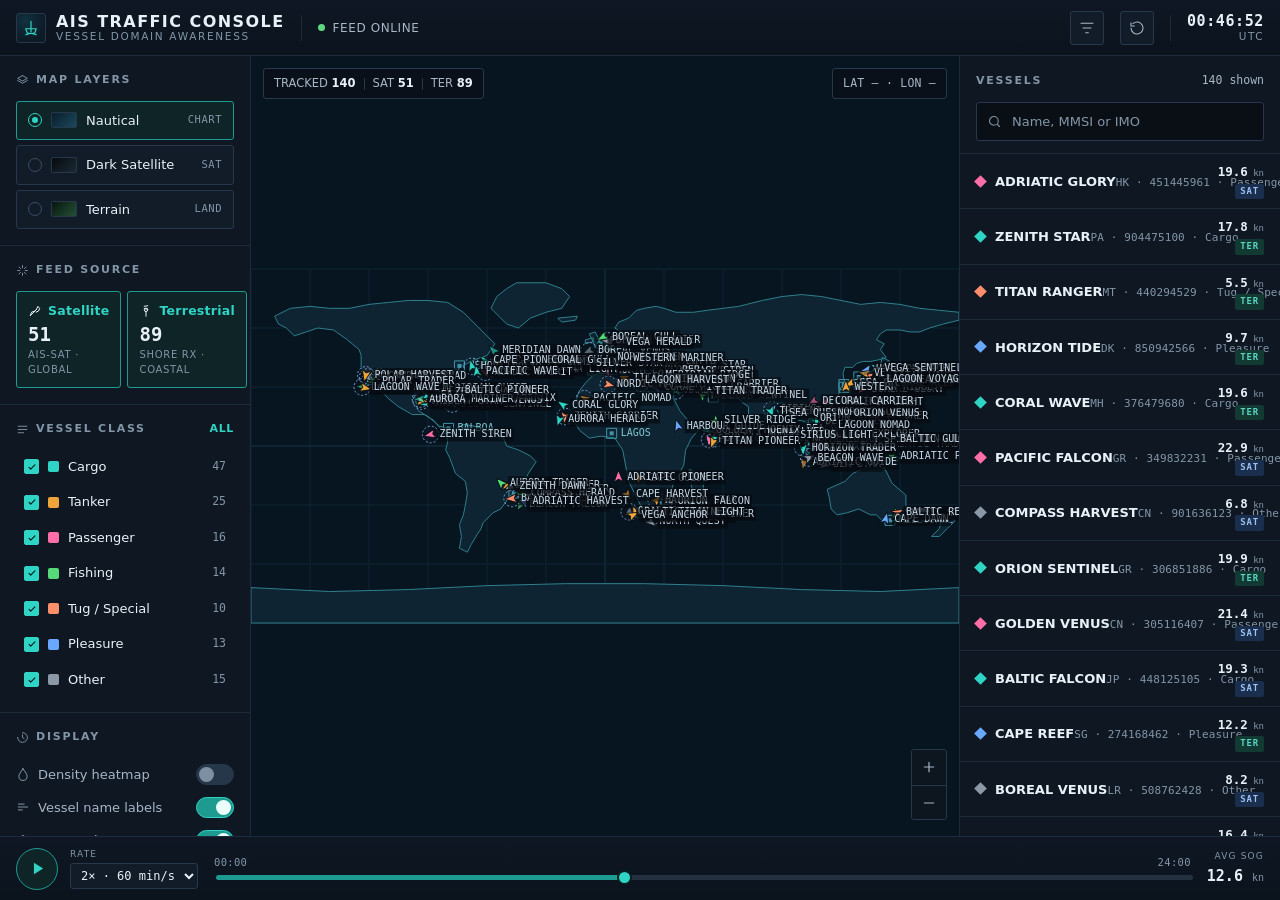
<file: index.html>
<!DOCTYPE html>
<html lang="en">
<head>
<meta charset="utf-8" />
<meta name="viewport" content="width=device-width, initial-scale=1" />
<title>AIS Traffic Console — Vessel Tracking</title>
<style>
/* OD-LAYOUT-PRIMITIVES v1 — structure only: display, flex/grid, overflow, wrapping, ratio.
   Put this @layer first; product CSS outside the layer always wins. */
@layer od-layout {
  :where(.od-stack,.od-row,.od-row-top,.od-cluster,.od-grid,.od-field,.od-stat,.od-cell,.od-tile) > :where(*) { min-width: 0; }
  .od-stack   { display: flex; flex-direction: column; gap: var(--od-gap, 8px); }
  .od-row     { display: flex; align-items: center; gap: var(--od-gap, 8px); }
  .od-row-top { display: flex; align-items: flex-start; gap: var(--od-gap, 8px); }
  .od-cluster { display: flex; flex-wrap: wrap; align-items: center; gap: var(--od-gap, 8px); }
  .od-fill    { flex: 1 1 0; min-width: 0; }
  .od-fixed   { flex: none; }
  .od-grid    { display: grid; gap: var(--od-gap, 12px); grid-template-columns: repeat(var(--od-cols, 3), minmax(0, 1fr)); }
  .od-stat, .od-field, .od-cell { display: grid; gap: var(--od-gap, 2px); }
  :where(.od-stat,.od-field,.od-cell) > :where(*) { display: block; }
  .od-tile { display: grid; grid-template-rows: auto 1fr; }
  :where(.od-tile) > :where(*) { display: block; }
  .od-media { display: block; width: 100%; height: auto; aspect-ratio: var(--od-ratio, auto); }
  .od-media-cover { object-fit: cover; }
  .od-truncate { display: block; max-width: 100%; overflow: hidden; white-space: nowrap; text-overflow: ellipsis; }
  .od-clamp-2, .od-clamp-3 { display: -webkit-box; -webkit-box-orient: vertical; overflow: hidden; overflow-wrap: anywhere; }
  .od-clamp-2 { -webkit-line-clamp: 2; }
  .od-clamp-3 { -webkit-line-clamp: 3; }
  .od-lines-2 { min-height: calc(2 * 1.4em); }
  .od-nowrap  { white-space: nowrap; }
  .od-keep    { word-break: keep-all; overflow-wrap: anywhere; }
  .od-screen { display: grid; grid-template-rows: auto minmax(0, 1fr) auto; height: 100%; }
  .od-scroll { overflow-y: auto; overscroll-behavior: contain; min-height: 0; }
  .od-rail { display: flex; gap: var(--od-gap, 8px); overflow-x: auto; scroll-snap-type: x proximity; scrollbar-width: none;
             padding-inline: var(--od-rail-pad, 16px); scroll-padding-inline: var(--od-rail-pad, 16px); }
  .od-rail::-webkit-scrollbar { display: none; }
  :where(.od-rail) > :where(*) { flex: none; scroll-snap-align: start; }
  :where(.od-rail) > :where(:last-child) { margin-inline-end: var(--od-rail-pad, 16px); }
  .od-spacer { flex: none; visibility: hidden; pointer-events: none; }
  .od-touch  { min-width: 44px; min-height: 44px; }
}
/* /OD-LAYOUT-PRIMITIVES v1 */

:root{
  --bg:#070b11;
  --bg-2:#0a0f16;
  --panel:#0f1722;
  --panel-2:#121c29;
  --panel-3:#16212f;
  --line:#1d2a3a;
  --line-2:#27384d;
  --ink:#e9f1f8;
  --ink-2:#a6b6c6;
  --ink-3:#8296a8;
  --accent:#2fd4c4;
  --accent-2:#1d9b90;
  --amber:#f0a53a;
  --alert:#ff5d5d;
  --ok:#5fd97f;
  --c-cargo:#2fd4c4;
  --c-tanker:#f0a53a;
  --c-passenger:#ff6ea6;
  --c-fishing:#57d97a;
  --c-tug:#ff8f6b;
  --c-pleasure:#6aa8ff;
  --c-other:#8b98a5;
  --sp-1:4px; --sp-2:8px; --sp-3:12px; --sp-4:16px; --sp-5:24px; --sp-6:32px;
  --radius:3px;
  --f-display:"Bahnschrift","DIN Alternate","Franklin Gothic Medium","Arial Narrow",system-ui,sans-serif;
  --f-body:system-ui,-apple-system,"Segoe UI",Roboto,Helvetica,Arial,sans-serif;
  --f-mono:"Cascadia Mono","Consolas","SFMono-Regular",ui-monospace,monospace;
  --dur:180ms;
  --dur-fast:120ms;
}
*{box-sizing:border-box;}
html,body{margin:0;padding:0;}
body{
  background:var(--bg);color:var(--ink);font-family:var(--f-body);
  font-size:15px;line-height:1.5;overflow-x:hidden;-webkit-font-smoothing:antialiased;
}
h1,h2,h3,h4{margin:0;font-family:var(--f-display);font-weight:600;letter-spacing:.01em;}
button,input,select{font:inherit;color:inherit;}
button{cursor:pointer;background:none;border:none;padding:0;}
:focus-visible{outline:2px solid var(--accent);outline-offset:2px;border-radius:2px;}
::-webkit-scrollbar{width:9px;height:9px;}
::-webkit-scrollbar-track{background:transparent;}
::-webkit-scrollbar-thumb{background:#22303f;border-radius:5px;border:2px solid var(--panel);}
::-webkit-scrollbar-thumb:hover{background:#31465c;}

.app{display:grid;grid-template-rows:auto minmax(0,1fr) auto;height:100vh;height:100dvh;}

/* top bar */
.topbar{
  display:flex;align-items:center;gap:var(--sp-4);padding:0 var(--sp-4);height:56px;
  background:linear-gradient(180deg,#0e1723,#0b131d);border-bottom:1px solid var(--line);
  position:relative;z-index:20;
}
.brand{display:flex;align-items:center;gap:10px;flex:none;}
.brand .mark{
  width:30px;height:30px;flex:none;display:grid;place-items:center;
  border:1px solid var(--line-2);border-radius:var(--radius);
  background:radial-gradient(circle at 30% 25%,#123240,#0c1b26 70%);
}
.brand .mark svg{width:18px;height:18px;stroke:var(--accent);fill:none;stroke-width:1.6;stroke-linecap:round;stroke-linejoin:round;}
.brand .word{display:flex;flex-direction:column;line-height:1.1;}
.brand .word b{font-family:var(--f-display);font-size:16px;letter-spacing:.09em;font-weight:700;color:var(--ink);}
.brand .word span{font-size:10.5px;letter-spacing:.16em;color:var(--ink-3);text-transform:uppercase;}
.top-sep{width:1px;height:26px;background:var(--line);flex:none;}
.feed-status{display:flex;align-items:center;gap:8px;font-size:12px;color:var(--ink-2);letter-spacing:.05em;flex:none;}
.pip{width:7px;height:7px;border-radius:50%;background:var(--ok);box-shadow:0 0 0 0 rgba(95,217,127,.5);animation:pulse 2.6s infinite;}
@keyframes pulse{0%{box-shadow:0 0 0 0 rgba(95,217,127,.45);}70%{box-shadow:0 0 0 7px rgba(95,217,127,0);}100%{box-shadow:0 0 0 0 rgba(95,217,127,0);}}
.top-fill{flex:1 1 0;min-width:0;}
.clock{display:flex;flex-direction:column;align-items:flex-end;line-height:1.15;flex:none;}
.clock b{font-family:var(--f-mono);font-size:15px;letter-spacing:.04em;color:var(--ink);font-weight:600;}
.clock span{font-size:10.5px;letter-spacing:.14em;color:var(--ink-3);text-transform:uppercase;}
.icon-btn{
  display:inline-grid;place-items:center;width:34px;height:34px;flex:none;
  border:1px solid var(--line-2);border-radius:var(--radius);background:var(--panel-2);color:var(--ink-2);
  transition:background var(--dur-fast) ease-out,color var(--dur-fast) ease-out,border-color var(--dur-fast) ease-out;
}
.icon-btn svg{width:16px;height:16px;stroke:currentColor;fill:none;stroke-width:1.6;stroke-linecap:round;stroke-linejoin:round;}
.icon-btn:hover{background:var(--panel-3);color:var(--ink);border-color:#33475e;}

/* workspace */
.workspace{
  display:grid;grid-template-columns:286px minmax(0,1fr) 372px;gap:1px;
  background:var(--line);min-height:0;overflow:hidden;
}
.panel{background:var(--panel);display:flex;flex-direction:column;min-height:0;min-width:0;}
.rail-left{overflow-y:auto;overscroll-behavior:contain;}
.rail-right{display:grid;grid-template-rows:auto auto minmax(0,1fr) auto;min-height:0;}

.section{padding:var(--sp-4);border-bottom:1px solid var(--line);}
.section:last-child{border-bottom:none;}
.section-head{display:flex;align-items:center;justify-content:space-between;gap:var(--sp-2);margin-bottom:var(--sp-3);}
.section-head h2{font-size:11px;letter-spacing:.16em;text-transform:uppercase;color:var(--ink-3);font-weight:600;display:flex;align-items:center;gap:7px;}
.section-head h2 svg{width:13px;height:13px;stroke:var(--ink-3);fill:none;stroke-width:1.7;stroke-linecap:round;stroke-linejoin:round;}
.link-btn{font-size:11px;letter-spacing:.06em;color:var(--accent);text-transform:uppercase;font-weight:600;}
.link-btn:hover{color:#6ff0e3;}

.seg{display:grid;grid-template-columns:1fr;gap:5px;}
.seg label{
  display:flex;align-items:center;gap:9px;padding:9px 11px;border:1px solid var(--line-2);
  border-radius:var(--radius);background:var(--panel-2);cursor:pointer;
  transition:border-color var(--dur-fast) ease-out,background var(--dur-fast) ease-out;
}
.seg label:hover{border-color:#33475e;}
.seg input{position:absolute;opacity:0;width:0;height:0;}
.seg .tick{width:14px;height:14px;border:1px solid #3a4d64;border-radius:50%;flex:none;position:relative;}
.seg input:checked + .tick{border-color:var(--accent);}
.seg input:checked + .tick::after{content:"";position:absolute;inset:3px;border-radius:50%;background:var(--accent);}
.seg label:has(input:checked){border-color:var(--accent-2);background:#0f2427;}
.seg label:has(input:focus-visible){outline:2px solid var(--accent);outline-offset:2px;}
.seg .layer-swatch{width:26px;height:16px;border-radius:2px;border:1px solid var(--line-2);flex:none;}
.seg .seg-name{font-size:13px;color:var(--ink);font-weight:500;}
.seg .seg-sub{font-size:10.5px;color:var(--ink-3);letter-spacing:.05em;margin-left:auto;font-family:var(--f-mono);}

.src-grid{display:grid;grid-template-columns:1fr 1fr;gap:6px;}
.src-btn{
  display:flex;flex-direction:column;gap:3px;align-items:flex-start;padding:10px 11px;
  border:1px solid var(--line-2);border-radius:var(--radius);background:var(--panel-2);text-align:left;
  transition:border-color var(--dur-fast) ease-out,background var(--dur-fast) ease-out,opacity var(--dur-fast) ease-out;
}
.src-btn .src-top{display:flex;align-items:center;gap:6px;width:100%;}
.src-btn .src-top svg{width:14px;height:14px;stroke:currentColor;fill:none;stroke-width:1.7;stroke-linecap:round;stroke-linejoin:round;flex:none;}
.src-btn .src-name{font-size:12.5px;font-weight:600;color:var(--ink-2);letter-spacing:.02em;}
.src-btn .src-count{font-family:var(--f-mono);font-size:19px;font-weight:600;color:var(--ink);line-height:1;margin-top:2px;}
.src-btn .src-sub{font-size:10px;color:var(--ink-3);letter-spacing:.07em;}
.src-btn[aria-pressed="true"]{border-color:var(--accent-2);background:#0f2427;}
.src-btn[aria-pressed="true"] .src-name{color:var(--accent);}
.src-btn[aria-pressed="false"]{opacity:.5;}

.class-list{display:flex;flex-direction:column;gap:2px;}
.class-row{display:flex;align-items:center;gap:9px;padding:7px 8px;border-radius:var(--radius);cursor:pointer;transition:background var(--dur-fast) ease-out;}
.class-row:hover{background:var(--panel-2);}
.class-row input{position:absolute;opacity:0;width:0;height:0;}
.class-check{width:15px;height:15px;border:1px solid #3a4d64;border-radius:2px;flex:none;display:grid;place-items:center;transition:border-color var(--dur-fast) ease-out;}
.class-check svg{width:10px;height:10px;stroke:#04121a;fill:none;stroke-width:2.6;stroke-linecap:round;stroke-linejoin:round;opacity:0;}
.class-row input:checked + .class-check{background:var(--accent);border-color:var(--accent);}
.class-row input:checked + .class-check svg{opacity:1;}
.class-row input:focus-visible + .class-check{outline:2px solid var(--accent);outline-offset:2px;}
.class-dot{width:11px;height:11px;border-radius:2px;flex:none;}
.class-name{font-size:13px;color:var(--ink);}
.class-count{margin-left:auto;font-family:var(--f-mono);font-size:11.5px;color:var(--ink-3);}

.switch-row{display:flex;align-items:center;justify-content:space-between;gap:var(--sp-3);padding:6px 0;}
.switch-row .sw-label{display:flex;align-items:center;gap:8px;font-size:13px;color:var(--ink-2);}
.switch-row .sw-label svg{width:14px;height:14px;stroke:var(--ink-3);fill:none;stroke-width:1.7;stroke-linecap:round;stroke-linejoin:round;}
.switch{width:38px;height:21px;border-radius:12px;background:#26374a;border:1px solid var(--line-2);position:relative;flex:none;transition:background var(--dur) ease-out;}
.switch::after{content:"";position:absolute;top:2px;left:2px;width:15px;height:15px;border-radius:50%;background:#7d90a3;transition:transform var(--dur) ease-out,background var(--dur) ease-out;}
.switch[aria-checked="true"]{background:var(--accent-2);border-color:var(--accent);}
.switch[aria-checked="true"]::after{transform:translateX(17px);background:#eafffb;}

/* map */
.map-wrap{position:relative;background:#04080d;min-width:0;min-height:0;overflow:hidden;}
#chart{display:block;width:100%;height:100%;touch-action:none;cursor:grab;}
#chart.grabbing{cursor:grabbing;}
.map-chip{
  position:absolute;display:flex;align-items:center;gap:8px;
  background:rgba(10,17,25,.82);border:1px solid var(--line-2);border-radius:var(--radius);
  padding:6px 10px;font-size:11.5px;color:var(--ink-2);backdrop-filter:blur(6px);
  pointer-events:none;max-width:calc(100% - 32px);
}
.chip-tl{top:var(--sp-3);left:var(--sp-3);}
.chip-tr{top:var(--sp-3);right:var(--sp-3);font-family:var(--f-mono);letter-spacing:.02em;}
.chip-tl b,.chip-tr b{color:var(--ink);font-weight:600;}
.chip-tl .div{width:1px;height:12px;background:var(--line-2);}
.map-zoom{position:absolute;right:var(--sp-3);bottom:var(--sp-4);display:flex;flex-direction:column;gap:1px;border:1px solid var(--line-2);border-radius:var(--radius);overflow:hidden;}
.map-zoom button{width:34px;height:34px;background:rgba(14,22,32,.9);color:var(--ink-2);display:grid;place-items:center;}
.map-zoom button:hover{background:rgba(30,44,60,.95);color:var(--ink);}
.map-zoom button + button{border-top:1px solid var(--line-2);}
.map-zoom svg{width:16px;height:16px;stroke:currentColor;fill:none;stroke-width:1.8;stroke-linecap:round;stroke-linejoin:round;}
.heat-legend{
  position:absolute;left:var(--sp-3);bottom:var(--sp-4);background:rgba(10,17,25,.85);
  border:1px solid var(--line-2);border-radius:var(--radius);padding:9px 11px;backdrop-filter:blur(6px);display:none;
}
.heat-legend.on{display:block;}
.heat-legend .hl-title{font-size:10px;letter-spacing:.14em;text-transform:uppercase;color:var(--ink-3);margin-bottom:6px;}
.heat-legend .hl-bar{height:9px;width:130px;border-radius:2px;border:1px solid var(--line-2);background:linear-gradient(90deg,#28599f,#2fa8b4,#78c878,#f0c53a,#ff5d5d);}
.heat-legend .hl-scale{display:flex;justify-content:space-between;width:130px;margin-top:4px;font-size:10px;color:var(--ink-3);font-family:var(--f-mono);}

/* right rail */
.list-head{padding:var(--sp-4) var(--sp-4) var(--sp-3);border-bottom:1px solid var(--line);}
.list-title-row{display:flex;align-items:baseline;justify-content:space-between;gap:var(--sp-2);margin-bottom:var(--sp-3);}
.list-title-row h2{font-size:11px;letter-spacing:.16em;text-transform:uppercase;color:var(--ink-3);font-weight:600;}
.list-title-row .list-count{font-family:var(--f-mono);font-size:11.5px;color:var(--ink-2);}
.search{display:flex;align-items:center;gap:8px;background:var(--bg-2);border:1px solid var(--line-2);border-radius:var(--radius);padding:8px 10px;}
.search svg{width:15px;height:15px;stroke:var(--ink-3);fill:none;stroke-width:1.7;stroke-linecap:round;stroke-linejoin:round;flex:none;}
.search input{flex:1;background:none;border:none;outline:none;font-size:13px;color:var(--ink);min-width:0;}
.search input::placeholder{color:var(--ink-3);}
.search .clear-search{color:var(--ink-3);font-size:15px;line-height:1;padding:2px 4px;display:none;}
.search.has-text .clear-search{display:block;}
.vessel-list{overflow-y:auto;overscroll-behavior:contain;min-height:0;}
.vessel-row{
  display:grid;grid-template-columns:auto minmax(0,1fr) auto;align-items:center;gap:10px;
  width:100%;text-align:left;padding:9px var(--sp-4);border-bottom:1px solid var(--line);color:var(--ink);
  transition:background var(--dur-fast) ease-out;
}
.vessel-row:hover{background:var(--panel-2);}
.vessel-row.sel{background:#0f2427;box-shadow:inset 3px 0 0 var(--accent);}
.vessel-row .vr-swatch{width:9px;height:9px;transform:rotate(45deg);flex:none;}
.vessel-row .vr-main{min-width:0;}
.vessel-row .vr-name{font-size:13px;font-weight:600;color:var(--ink);white-space:nowrap;overflow:hidden;text-overflow:ellipsis;}
.vessel-row .vr-meta{font-size:11px;color:var(--ink-3);white-space:nowrap;overflow:hidden;text-overflow:ellipsis;font-family:var(--f-mono);letter-spacing:.01em;}
.vessel-row .vr-right{display:flex;flex-direction:column;align-items:flex-end;gap:2px;}
.vessel-row .vr-sog{font-family:var(--f-mono);font-size:12.5px;color:var(--ink);font-weight:600;}
.vessel-row .vr-sog small{font-size:9px;color:var(--ink-3);font-weight:400;}
.badge{font-size:9px;letter-spacing:.09em;padding:1px 5px;border-radius:2px;font-weight:600;font-family:var(--f-mono);}
.badge.SAT{background:#1a2f4d;color:#9cc0f2;}
.badge.TER{background:#123a33;color:#59d6c4;}
.load-more{padding:var(--sp-3) var(--sp-4);text-align:center;}
.load-more button{font-size:12px;color:var(--accent);letter-spacing:.06em;text-transform:uppercase;font-weight:600;}
.empty-note{padding:var(--sp-6) var(--sp-4);text-align:center;color:var(--ink-3);font-size:12.5px;line-height:1.6;}
.detail{border-top:1px solid var(--line-2);background:var(--panel-2);padding:var(--sp-4);max-height:46%;overflow-y:auto;overscroll-behavior:contain;}
.detail-empty{color:var(--ink-3);font-size:12.5px;line-height:1.6;}
.detail-empty b{color:var(--ink-2);}
.d-head{display:flex;align-items:flex-start;gap:10px;margin-bottom:var(--sp-3);}
.d-head .d-swatch{width:12px;height:12px;transform:rotate(45deg);flex:none;margin-top:4px;}
.d-head .d-title{min-width:0;flex:1;}
.d-head h3{font-size:16px;color:var(--ink);white-space:nowrap;overflow:hidden;text-overflow:ellipsis;}
.d-head .d-sub{font-size:11.5px;color:var(--ink-3);margin-top:2px;display:flex;gap:7px;align-items:center;flex-wrap:wrap;}
.d-close{color:var(--ink-3);width:26px;height:26px;display:grid;place-items:center;border:1px solid var(--line-2);border-radius:var(--radius);flex:none;}
.d-close:hover{color:var(--ink);border-color:#33475e;}
.d-grid{display:grid;grid-template-columns:1fr 1fr;gap:var(--sp-3) var(--sp-4);}
.d-cell{display:grid;gap:2px;min-width:0;}
.d-cell .k{font-size:9.5px;letter-spacing:.13em;text-transform:uppercase;color:var(--ink-3);}
.d-cell .v{font-family:var(--f-mono);font-size:12.5px;color:var(--ink);white-space:nowrap;overflow:hidden;text-overflow:ellipsis;}
.d-cell.full{grid-column:1 / -1;}
.d-tag{display:inline-block;font-size:10px;letter-spacing:.08em;text-transform:uppercase;font-weight:600;padding:2px 7px;border-radius:2px;}
.status-ok{background:#123a33;color:#5fd9c8;}
.status-warn{background:#3a2f14;color:#f0bd66;}
.status-mute{background:#232f3d;color:#a6b6c6;}

/* time bar */
.timebar{
  display:grid;grid-template-columns:auto minmax(0,1fr) auto;align-items:center;gap:var(--sp-4);
  padding:0 var(--sp-4);height:64px;background:linear-gradient(0deg,#0b131d,#0e1723);
  border-top:1px solid var(--line);position:relative;z-index:20;
}
.tb-left{display:flex;align-items:center;gap:var(--sp-3);flex:none;}
.play-btn{width:42px;height:42px;border-radius:50%;border:1px solid var(--accent-2);background:#0f2427;color:var(--accent);display:grid;place-items:center;transition:background var(--dur) ease-out,transform var(--dur-fast) ease-out;}
.play-btn:hover{background:#143336;}
.play-btn:active{transform:scale(.94);}
.play-btn svg{width:17px;height:17px;fill:currentColor;stroke:none;}
.speed-sel{display:flex;flex-direction:column;gap:1px;}
.speed-sel .ss-label{font-size:9px;letter-spacing:.13em;text-transform:uppercase;color:var(--ink-3);}
.speed-sel select{background:var(--panel-2);border:1px solid var(--line-2);border-radius:var(--radius);color:var(--ink);font-size:12px;padding:4px 6px;font-family:var(--f-mono);}
.tb-mid{display:flex;align-items:center;gap:var(--sp-4);min-width:0;}
.scrub-wrap{flex:1;min-width:0;display:flex;flex-direction:column;gap:3px;}
.scrub-ends{display:flex;justify-content:space-between;font-family:var(--f-mono);font-size:10.5px;color:var(--ink-3);letter-spacing:.03em;}
input[type=range].scrub{
  -webkit-appearance:none;appearance:none;width:100%;height:5px;border-radius:3px;
  background:linear-gradient(90deg,var(--accent-2) var(--pct,50%),#22303f var(--pct,50%));outline:none;cursor:pointer;
}
input[type=range].scrub::-webkit-slider-thumb{-webkit-appearance:none;width:15px;height:15px;border-radius:50%;background:var(--accent);border:2px solid #05201d;cursor:grab;}
input[type=range].scrub::-moz-range-thumb{width:15px;height:15px;border-radius:50%;background:var(--accent);border:2px solid #05201d;cursor:grab;}
.tb-right{display:flex;align-items:center;gap:var(--sp-4);flex:none;}
.stat{display:flex;flex-direction:column;gap:1px;text-align:right;}
.stat .s-k{font-size:9px;letter-spacing:.13em;text-transform:uppercase;color:var(--ink-3);}
.stat .s-v{font-family:var(--f-mono);font-size:15px;font-weight:600;color:var(--ink);white-space:nowrap;}
.stat .s-v small{font-size:10px;color:var(--ink-3);font-weight:400;}

@media (max-width:1280px){
  .workspace{grid-template-columns:250px minmax(0,1fr) 320px;}
  .tb-right .stat.optional{display:none;}
}
@media (max-width:1080px){
  .workspace{grid-template-columns:minmax(0,1fr) 300px;}
  .rail-left{display:none;}
  .rail-left.open{display:flex;}
}
@media (max-width:880px){
  .app{height:auto;min-height:100vh;min-height:100dvh;}
  .workspace{grid-template-columns:minmax(0,1fr);overflow:visible;}
  .rail-left{display:none;order:3;}
  .rail-left.open{display:flex;order:3;}
  .map-wrap{order:1;height:56vh;min-height:340px;}
  .rail-right{order:2;}
  .vessel-list{max-height:52vh;}
  .detail{max-height:none;}
  .timebar{grid-template-columns:auto minmax(0,1fr);height:auto;padding:var(--sp-3) var(--sp-4);gap:var(--sp-3);}
  .tb-right{display:none;}
  .tb-mid{order:3;width:100%;grid-column:1 / -1;}
}
@media (max-width:560px){
  .topbar{height:auto;flex-wrap:wrap;gap:var(--sp-2);padding:var(--sp-2) var(--sp-3);}
  .top-sep,.feed-status{display:none;}
  .map-chip{font-size:11px;padding:5px 8px;}
  .chip-tr{display:none;}
}
@media (prefers-reduced-motion:reduce){
  *,*::before,*::after{animation-duration:.001ms !important;animation-iteration-count:1 !important;transition-duration:.001ms !important;}
  .pip{animation:none;}
}
</style>
</head>
<body>
<div class="app">

  <header class="topbar">
    <div class="brand">
      <span class="mark" aria-hidden="true">
        <svg viewBox="0 0 24 24"><path d="M12 3v14M5 21l7-2 7 2M5 13h14l-2.2 6H7.2L5 13Z"/></svg>
      </span>
      <span class="word"><b>AIS TRAFFIC CONSOLE</b><span>Vessel Domain Awareness</span></span>
    </div>
    <span class="top-sep" aria-hidden="true"></span>
    <div class="feed-status"><span class="pip" aria-hidden="true"></span>FEED ONLINE</div>
    <div class="top-fill"></div>
    <button class="icon-btn" id="btnFiltersMobile" title="Filters" aria-label="Show filters">
      <svg viewBox="0 0 24 24"><path d="M3 5h18M6 12h12M10 19h4"/></svg>
    </button>
    <button class="icon-btn" id="btnReset" title="Reset view" aria-label="Reset map view">
      <svg viewBox="0 0 24 24"><path d="M3 12a9 9 0 1 0 3-6.7M3 4v5h5"/></svg>
    </button>
    <span class="top-sep" aria-hidden="true"></span>
    <div class="clock"><b id="wallClock">--:--:--</b><span>UTC</span></div>
  </header>

  <main class="workspace">

    <aside class="panel rail-left" id="railLeft" aria-label="Map and data filters">

      <div class="section">
        <div class="section-head">
          <h2><svg viewBox="0 0 24 24"><path d="m12 3 9 5-9 5-9-5 9-5Zm9 9-9 5-9-5"/></svg>Map Layers</h2>
        </div>
        <div class="seg" role="radiogroup" aria-label="Base map layer">
          <label><input type="radio" name="layer" value="nautical" checked>
            <span class="tick" aria-hidden="true"></span>
            <span class="layer-swatch" style="background:linear-gradient(135deg,#0a1c2c,#1b4a5c)"></span>
            <span class="seg-name">Nautical</span>
            <span class="seg-sub">CHART</span>
          </label>
          <label><input type="radio" name="layer" value="satellite">
            <span class="tick" aria-hidden="true"></span>
            <span class="layer-swatch" style="background:linear-gradient(135deg,#050a0e,#1b2b33)"></span>
            <span class="seg-name">Dark Satellite</span>
            <span class="seg-sub">SAT</span>
          </label>
          <label><input type="radio" name="layer" value="terrain">
            <span class="tick" aria-hidden="true"></span>
            <span class="layer-swatch" style="background:linear-gradient(135deg,#07160f,#245036)"></span>
            <span class="seg-name">Terrain</span>
            <span class="seg-sub">LAND</span>
          </label>
        </div>
      </div>

      <div class="section">
        <div class="section-head">
          <h2><svg viewBox="0 0 24 24"><path d="M12 3v4M12 17v4M3 12h4M17 12h4M5.6 5.6l2.8 2.8M15.6 15.6l2.8 2.8M18.4 5.6l-2.8 2.8M8.4 15.6l-2.8 2.8"/></svg>Feed Source</h2>
        </div>
        <div class="src-grid">
          <button class="src-btn" id="srcSAT" aria-pressed="true">
            <span class="src-top">
              <svg viewBox="0 0 24 24"><path d="M4 20 14 10M14 10l3-6 3 4-2 4-4 2M4 20l2-6 6-2"/></svg>
              <span class="src-name">Satellite</span>
            </span>
            <span class="src-count" id="cntSAT">0</span>
            <span class="src-sub">AIS-SAT · GLOBAL</span>
          </button>
          <button class="src-btn" id="srcTER" aria-pressed="true">
            <span class="src-top">
              <svg viewBox="0 0 24 24"><path d="M12 21v-8M9 4l6-1M9 8l6 1M12 13a3 3 0 1 0 0-6 3 3 0 0 0 0 6Z"/></svg>
              <span class="src-name">Terrestrial</span>
            </span>
            <span class="src-count" id="cntTER">0</span>
            <span class="src-sub">SHORE RX · COASTAL</span>
          </button>
        </div>
      </div>

      <div class="section">
        <div class="section-head">
          <h2><svg viewBox="0 0 24 24"><path d="M4 6h16M4 12h16M4 18h10"/></svg>Vessel Class</h2>
          <button class="link-btn" id="classAll" type="button">All</button>
        </div>
        <div class="class-list" id="classList"></div>
      </div>

      <div class="section">
        <div class="section-head">
          <h2><svg viewBox="0 0 24 24"><path d="M12 3a9 9 0 1 1-9 9M12 7v5l3 2"/></svg>Display</h2>
        </div>
        <div class="switch-row">
          <span class="sw-label"><svg viewBox="0 0 24 24"><path d="M12 3c4 6 7 9 7 13a7 7 0 0 1-14 0c0-4 3-7 7-13Z"/></svg>Density heatmap</span>
          <button class="switch" id="swHeat" role="switch" aria-checked="false" aria-label="Toggle density heatmap"></button>
        </div>
        <div class="switch-row">
          <span class="sw-label"><svg viewBox="0 0 24 24"><path d="M4 7h10M4 12h16M4 17h7"/></svg>Vessel name labels</span>
          <button class="switch" id="swLabels" role="switch" aria-checked="true" aria-label="Toggle vessel name labels"></button>
        </div>
        <div class="switch-row">
          <span class="sw-label"><svg viewBox="0 0 24 24"><path d="M3 20h18M5 20V9l7-5 7 5v11M9 20v-5h6v5"/></svg>Port markers</span>
          <button class="switch" id="swPorts" role="switch" aria-checked="true" aria-label="Toggle port markers"></button>
        </div>
      </div>
    </aside>

    <section class="map-wrap" aria-label="Global vessel chart">
      <canvas id="chart" role="img" aria-label="Interactive world chart of tracked AIS vessel positions. Vessel details are in the vessel list."></canvas>
      <div class="map-chip chip-tl">
        <span>TRACKED <b id="chipVisible">0</b></span>
        <span class="div" aria-hidden="true"></span>
        <span>SAT <b id="chipSAT">0</b></span>
        <span class="div" aria-hidden="true"></span>
        <span>TER <b id="chipTER">0</b></span>
      </div>
      <div class="map-chip chip-tr" id="chipCursor">LAT — · LON —</div>
      <div class="map-zoom">
        <button id="zoomIn" aria-label="Zoom in"><svg viewBox="0 0 24 24"><path d="M12 5v14M5 12h14"/></svg></button>
        <button id="zoomOut" aria-label="Zoom out"><svg viewBox="0 0 24 24"><path d="M5 12h14"/></svg></button>
      </div>
      <div class="heat-legend" id="heatLegend">
        <div class="hl-title">Vessel Density</div>
        <div class="hl-bar"></div>
        <div class="hl-scale"><span>Low</span><span>High</span></div>
      </div>
    </section>

    <aside class="panel rail-right" aria-label="Vessel list and details">
      <div class="list-head">
        <div class="list-title-row">
          <h2>Vessels</h2>
          <span class="list-count" id="listCount">0 shown</span>
        </div>
        <div class="search" id="searchWrap">
          <svg viewBox="0 0 24 24"><circle cx="11" cy="11" r="7"/><path d="m20 20-3.5-3.5"/></svg>
          <input id="searchInput" type="search" placeholder="Name, MMSI or IMO" aria-label="Search vessels by name, MMSI or IMO" />
          <button class="clear-search" id="clearSearch" aria-label="Clear search">&times;</button>
        </div>
      </div>
      <div class="vessel-list od-scroll" id="vesselList" role="list"></div>
      <div class="detail" id="detailPanel" aria-live="polite">
        <div class="detail-empty"><b>No vessel selected.</b> Select a contact on the chart or in the list to inspect its AIS record.</div>
      </div>
    </aside>
  </main>

  <footer class="timebar">
    <div class="tb-left">
      <button class="play-btn" id="playBtn" aria-label="Play timeline">
        <svg id="playIcon" viewBox="0 0 24 24"><path d="M7 4v16l13-8z"/></svg>
      </button>
      <div class="speed-sel">
        <label class="ss-label" for="speedSel">Rate</label>
        <select id="speedSel">
          <option value="30">1× · 30 min/s</option>
          <option value="60" selected>2× · 60 min/s</option>
          <option value="120">4× · 2 h/s</option>
        </select>
      </div>
    </div>
    <div class="tb-mid">
      <div class="scrub-wrap">
        <div class="scrub-ends"><span>00:00</span><span>24:00</span></div>
        <input class="scrub" id="scrub" type="range" min="0" max="1440" value="600" step="1" aria-label="Timeline position within the 24-hour AIS window" />
      </div>
    </div>
    <div class="tb-right">
      <div class="stat optional">
        <span class="s-k">Window Time</span>
        <span class="s-v" id="statTime">—</span>
      </div>
      <div class="stat">
        <span class="s-k">Avg SOG</span>
        <span class="s-v" id="statSog">— <small>kn</small></span>
      </div>
      <div class="stat optional">
        <span class="s-k">Under Way</span>
        <span class="s-v" id="statUnderway">—</span>
      </div>
    </div>
  </footer>
</div>

<script>
"use strict";
(function(){
/* ---------- utilities ---------- */
function mulberry32(a){return function(){a|=0;a=a+0x6D2B79F5|0;var t=Math.imul(a^a>>>15,1|a);t=t+Math.imul(t^t>>>7,61|t)^t;return((t^t>>>14)>>>0)/4294967296;};}
var rnd=mulberry32(20260614);
function rr(min,max){return min+(max-min)*rnd();}
function ri(min,max){return Math.floor(rr(min,max+1));}
function clamp(v,a,b){return v<a?a:(v>b?b:v);}
function wrapLon(lon){return ((lon+540)%360)-180;}
function pad2(n){return (n<10?"0":"")+n;}

/* ---------- reference data ---------- */
var CLASSES=[
  {key:"cargo",     name:"Cargo",         color:"#2fd4c4"},
  {key:"tanker",    name:"Tanker",        color:"#f0a53a"},
  {key:"passenger", name:"Passenger",     color:"#ff6ea6"},
  {key:"fishing",   name:"Fishing",       color:"#57d97a"},
  {key:"tug",       name:"Tug / Special", color:"#ff8f6b"},
  {key:"pleasure",  name:"Pleasure",      color:"#6aa8ff"},
  {key:"other",     name:"Other",         color:"#8b98a5"}
];
var CLASS_MAP={}; CLASSES.forEach(function(c){CLASS_MAP[c.key]=c;});
var CLASS_WEIGHT=[["cargo",30],["tanker",24],["passenger",11],["fishing",12],["tug",8],["pleasure",8],["other",7]];
var CLASS_WTOTAL=CLASS_WEIGHT.reduce(function(s,x){return s+x[1];},0);

var FLAGS=[
  ["PA","Panama"],["LR","Liberia"],["MH","Marshall Is."],["SG","Singapore"],
  ["MT","Malta"],["BS","Bahamas"],["GR","Greece"],["CN","China"],
  ["JP","Japan"],["DE","Germany"],["NO","Norway"],["US","United States"],
  ["DK","Denmark"],["HK","Hong Kong"],["CY","Cyprus"],["GB","United Kingdom"]
];
var NAV=[
  ["Under way using engine","status-ok",62],
  ["At anchor","status-warn",16],
  ["Moored","status-mute",15],
  ["Restricted manoeuvrability","status-warn",4],
  ["Not under command","status-mute",3]
];
var NAV_TOTAL=NAV.reduce(function(s,x){return s+x[2];},0);

var PORTS=[
  ["Shanghai",121.49,31.23],["Singapore",103.82,1.29],["Rotterdam",4.40,51.92],
  ["Hamburg",10.00,53.55],["Antwerp",4.40,51.26],["Los Angeles",-118.24,33.74],
  ["New York",-74.01,40.71],["Santos",-46.33,-23.96],["Jebel Ali",55.06,25.01],
  ["Busan",129.04,35.10],["Piraeus",23.64,37.94],["Hong Kong",114.17,22.32],
  ["Yokohama",139.64,35.44],["Felixstowe",1.31,51.95],["Valencia",-0.33,39.44],
  ["Durban",31.02,-29.86],["Balboa",-79.56,8.95],["Lagos",3.39,6.45],
  ["Melbourne",144.92,-37.81],["Colombo",79.85,6.93],["Suez",32.55,29.97],
  ["Cape Town",18.42,-33.92],["Ningbo",121.55,29.87]
];
var PORT_NAMES=PORTS.map(function(p){return p[0];});

var LANES=[
  [5,36],[15,37],[25,35],[32,31],[43,13],[50,12],[104,1],[114,22],[140,35],
  [-120,34],[-70,40],[-80,9],[-80,26],[-1,51],[4,54],[56,26],[129,35],
  [31,-30],[-46,-24],[18,-35],[145,-37],[141,-2],[95,5],[106,-6],[108,10],
  [120,18],[88,20],[-90,25],[-60,43],[-9,43],[-30,40],[58,5],[12,-20],
  [-16,20],[26,34],[121,31],[139,35],[55,25],[-118,33]
];

/* ---------- simplified world coastline (equirectangular lon/lat) ---------- */
var LAND=[
  [[-168,66],[-160,70],[-150,71],[-140,70],[-130,70],[-120,72],[-110,73],[-100,74],[-90,74],[-80,73],[-72,68],[-64,60],[-56,52],[-60,46],[-66,44],[-70,42],[-74,40],[-76,35],[-81,31],[-80,26],[-82,28],[-85,30],[-90,29],[-94,29],[-97,26],[-95,18],[-90,15],[-84,10],[-79,9],[-83,8],[-87,13],[-92,16],[-98,16],[-105,20],[-110,24],[-114,28],[-117,32],[-121,35],[-124,40],[-124,46],[-125,49],[-131,54],[-138,59],[-146,60],[-152,58],[-158,56],[-162,60],[-166,62]],
  [[-81,8],[-77,8],[-72,11],[-66,10],[-60,8],[-52,5],[-50,0],[-44,-2],[-38,-5],[-35,-8],[-39,-14],[-43,-23],[-48,-25],[-53,-32],[-57,-34],[-62,-39],[-63,-42],[-65,-45],[-68,-50],[-70,-54],[-74,-52],[-73,-46],[-74,-40],[-72,-35],[-71,-30],[-70,-24],[-71,-18],[-76,-14],[-79,-6],[-81,-2],[-80,2]],
  [[-45,83],[-30,83],[-22,80],[-18,76],[-22,70],[-30,68],[-38,65],[-44,60],[-50,62],[-54,66],[-58,70],[-55,76],[-50,80]],
  [[-17,15],[-16,20],[-13,28],[-10,32],[-6,36],[0,36],[10,37],[12,34],[20,32],[25,32],[32,31],[34,30],[35,24],[38,18],[43,12],[51,12],[44,4],[41,-2],[40,-10],[35,-18],[33,-26],[27,-34],[20,-35],[18,-30],[12,-18],[9,-2],[5,4],[-2,5],[-8,4],[-13,8]],
  [[-9,36],[-9,43],[-2,43],[-2,48],[2,49],[0,51],[4,52],[8,54],[10,57],[8,58],[5,60],[7,63],[12,65],[16,69],[20,70],[26,71],[30,70],[36,68],[45,68],[52,69],[60,70],[68,71],[72,72],[80,74],[90,76],[100,77],[110,76],[120,74],[130,72],[140,73],[150,72],[160,70],[170,69],[180,68],[180,64],[172,62],[165,60],[160,58],[155,58],[150,59],[143,59],[140,57],[138,54],[142,52],[140,49],[143,45],[140,44],[135,43],[131,43],[128,42],[126,40],[122,40],[121,37],[122,31],[120,30],[118,24],[113,22],[108,21],[110,20],[106,10],[105,10],[102,12],[100,13],[98,13],[96,16],[93,20],[90,22],[87,21],[83,17],[80,10],[77,8],[73,15],[73,20],[70,22],[68,24],[63,25],[60,24],[57,25],[50,29],[48,30],[44,30],[36,30],[35,36],[29,41],[27,36],[24,40],[19,40],[16,38],[13,38],[9,44],[4,43],[0,39],[-5,36]],
  [[113,-22],[114,-26],[115,-32],[118,-35],[123,-34],[129,-32],[135,-35],[138,-35],[141,-38],[147,-38],[150,-37],[153,-31],[153,-25],[146,-19],[142,-11],[136,-12],[132,-11],[126,-14],[122,-18]],
  [[-180,-72],[-140,-74],[-100,-73],[-60,-71],[-20,-70],[20,-70],[60,-71],[100,-73],[140,-74],[180,-72],[180,-90],[-180,-90]]
];
var ISLANDS=[
  [[-5,50],[-3,54],[-5,58],[-8,57],[-6,53]],
  [[-10,52],[-6,53],[-6,55],[-10,54]],
  [[130,32],[132,34],[135,35],[138,35],[141,39],[143,43],[145,43],[141,45],[140,41],[137,37],[133,35],[130,33]],
  [[43,-12],[50,-15],[50,-25],[45,-25],[43,-16]],
  [[172,-34],[178,-38],[174,-42],[170,-46],[166,-46],[170,-42]],
  [[95,5],[106,-6],[104,-6],[96,4]],
  [[109,2],[118,5],[119,-3],[110,-3]],
  [[131,-2],[141,-3],[150,-6],[147,-9],[141,-9],[134,-5]],
  [[120,18],[124,8],[122,6],[120,14]],
  [[-24,65],[-14,66],[-15,64],[-22,63]],
  [[80,9],[82,7],[81,6],[79,7]]
];

/* ---------- vessel sample data ---------- */
var NAME_A=["NORTH","CAPE","MERIDIAN","AURORA","SILVER","GOLDEN","EASTERN","WESTERN","POLAR","ATLANTIC","PACIFIC","HORIZON","SEA","OCEAN","TRIDENT","HARBOUR","LAGOON","COMPASS","BEACON","SUMMIT","CORAL","TITAN","VEGA","ORION","SIRIUS","DELTA","ZENITH","NORDIC","BALTIC","IONIAN","ADRIATIC","BOREAL"];
var NAME_B=["STAR","SPIRIT","VOYAGER","TRADER","PIONEER","CARRIER","MARINER","QUEST","RANGER","EXPLORER","HARVEST","SENTINEL","GUIDE","FALCON","GULL","WAVE","TIDE","REEF","ANCHOR","LIGHT","DAWN","CREST","RIDGE","PEARL","GLORY","VENUS","SIREN","HERALD","NOMAD","PHOENIX"];
var SOG_RANGE={cargo:[10,20],tanker:[8,15],passenger:[16,25],fishing:[2,10],tug:[4,12],pleasure:[4,14],other:[5,15]};
var LEN_RANGE={cargo:[120,400],tanker:[150,340],passenger:[80,330],fishing:[15,70],tug:[20,60],pleasure:[8,40],other:[20,120]};

function weightedClass(){
  var r=rnd()*CLASS_WTOTAL;
  for(var i=0;i<CLASS_WEIGHT.length;i++){r-=CLASS_WEIGHT[i][1];if(r<=0)return CLASS_WEIGHT[i][0];}
  return "cargo";
}
function weightedNav(){
  var r=rnd()*NAV_TOTAL;
  for(var i=0;i<NAV.length;i++){r-=NAV[i][2];if(r<=0)return NAV[i];}
  return NAV[0];
}

var VESSELS=[];
(function buildFleet(){
  var used={};
  for(var i=0;i<140;i++){
    var cls=weightedClass();
    var name,guard=0;
    do{ name=NAME_A[Math.floor(rnd()*NAME_A.length)]+" "+NAME_B[Math.floor(rnd()*NAME_B.length)]; guard++; }
    while(used[name]&&guard<40);
    used[name]=true;

    var lane=LANES[Math.floor(rnd()*LANES.length)];
    var lon=wrapLon(lane[0]+rr(-7,7));
    var lat=clamp(lane[1]+rr(-5,5),-78,80);

    var flag=FLAGS[Math.floor(rnd()*FLAGS.length)];
    var nav=weightedNav();
    var sogR=SOG_RANGE[cls], lenR=LEN_RANGE[cls];
    var sog=rr(sogR[0],sogR[1]);
    var cog=rr(0,360);
    var source=rnd()<0.34?"SAT":"TER";
    var L=Math.round(rr(lenR[0],lenR[1]));

    VESSELS.push({
      id:i, name:name, cls:cls, color:CLASS_MAP[cls].color,
      mmsi:String(200000000+Math.floor(rnd()*799999999)),
      imo:"IMO "+String(9000000+Math.floor(rnd()*999999)),
      callsign:String.fromCharCode(65+Math.floor(rnd()*26))+String.fromCharCode(65+Math.floor(rnd()*26))+String(1000+Math.floor(rnd()*8999)),
      flagCode:flag[0], flagName:flag[1],
      navStatus:nav[0], navClass:nav[1],
      length:L, beam:Math.round(L*0.14+6), draught:Math.round(rr(4,16)*10)/10,
      dest:PORT_NAMES[Math.floor(rnd()*PORT_NAMES.length)], etaMin:ri(120,4200),
      sog:Math.round(sog*10)/10, cog:Math.round(cog*10)/10,
      heading:Math.round(clamp(cog+rr(-8,8),0,359.9)*10)/10,
      source:source, lastUpdate:(source==="SAT"?ri(4,38):ri(1,7)),
      startLat:lat, startLon:lon
    });
  }
})();

function vesselPos(v,t){
  var hours=t/60, distNm=v.sog*hours, cr=v.cog*Math.PI/180;
  var lat=clamp(v.startLat+(distNm/60)*Math.cos(cr),-85,85);
  var cosLat=Math.cos(lat*Math.PI/180); if(Math.abs(cosLat)<0.18) cosLat=0.18*(cosLat<0?-1:1);
  var lon=wrapLon(v.startLon+(distNm/60)*Math.sin(cr)/cosLat);
  return {lat:lat,lon:lon};
}

/* ---------- state ---------- */
var WINDOW_BASE=Date.UTC(2026,5,14,0,0,0);
var state={
  t:600, playing:false, rate:60,
  sources:{SAT:true,TER:true},
  classes:{}, layer:"nautical",
  showHeat:false, showLabels:true, showPorts:true,
  search:"", selected:null, listShown:50
};
CLASSES.forEach(function(c){state.classes[c.key]=true;});
var view={zoom:1,tx:0,ty:0};

/* ---------- canvas ---------- */
var canvas=document.getElementById("chart");
var ctx=canvas.getContext("2d");
var heat=document.createElement("canvas");
var hctx=heat.getContext("2d");
var dpr=Math.min(window.devicePixelRatio||1,2);
var CW=1,CH=1;

function sizeCanvas(){
  var r=canvas.getBoundingClientRect();
  CW=Math.max(1,Math.round(r.width)); CH=Math.max(1,Math.round(r.height));
  canvas.width=Math.round(CW*dpr); canvas.height=Math.round(CH*dpr);
  ctx.setTransform(dpr,0,0,dpr,0,0);
  scheduleRender();
}

function computeView(){
  var fit=Math.min(CW/360,CH/180), scale=fit*view.zoom;
  return {cw:CW,ch:CH,scale:scale,ox:(CW-360*scale)/2+view.tx,oy:(CH-180*scale)/2+view.ty};
}
function lonToS(lon,o){return o.ox+(lon+180)*o.scale;}
function latToS(lat,o){return o.oy+(90-lat)*o.scale;}
function sToLon(sx,o){return (sx-o.ox)/o.scale-180;}
function sToLat(sy,o){return 90-(sy-o.oy)/o.scale;}

var LAYERS={
  nautical:{sea:"#071520",land:"#0e2433",coast:"#2e7f8c",grid:"#143646",gridMinor:"#0e2532",port:"#3f95a6",label:"#7fc7d2"},
  satellite:{sea:"#030608",land:"#111a1f",coast:"#33474f",grid:"#0d161c",gridMinor:"#0a1216",port:"#5a6b73",label:"#8b9aa2"},
  terrain:{sea:"#061019",land:"#13261c",coast:"#3d7f57",grid:"#12281d",gridMinor:"#0d1e16",port:"#4e8f68",label:"#86c79c"}
};
/* ---------- rendering ---------- */
var renderQueued=false;
function scheduleRender(){ if(!renderQueued){ renderQueued=true; requestAnimationFrame(function(){renderQueued=false;render();}); } }

function ramp(t){
  var stops=[[0,[40,89,159]],[0.35,[47,168,180]],[0.6,[120,200,120]],[0.8,[240,197,58]],[1,[255,93,93]]];
  t=clamp(t,0,1);
  for(var i=1;i<stops.length;i++){
    if(t<=stops[i][0]){
      var a=stops[i-1],b=stops[i],f=(t-a[0])/(b[0]-a[0]);
      return [a[1][0]+(b[1][0]-a[1][0])*f, a[1][1]+(b[1][1]-a[1][1])*f, a[1][2]+(b[1][2]-a[1][2])*f];
    }
  }
  return stops[stops.length-1][1];
}

function visibleVessels(){
  var q=state.search.trim().toLowerCase(), out=[];
  for(var i=0;i<VESSELS.length;i++){
    var v=VESSELS[i];
    if(!state.sources[v.source]) continue;
    if(!state.classes[v.cls]) continue;
    if(q && v.name.toLowerCase().indexOf(q)===-1 && v.mmsi.indexOf(q)===-1 && v.imo.toLowerCase().indexOf(q)===-1) continue;
    out.push(v);
  }
  return out;
}

function poly(pts,o){
  for(var i=0;i<pts.length;i++){
    var x=lonToS(pts[i][0],o), y=latToS(pts[i][1],o);
    if(i===0) ctx.moveTo(x,y); else ctx.lineTo(x,y);
  }
  ctx.closePath();
}
function drawLand(o,pal){
  ctx.beginPath();
  for(var i=0;i<LAND.length;i++) poly(LAND[i],o);
  for(var j=0;j<ISLANDS.length;j++) poly(ISLANDS[j],o);
  ctx.fillStyle=pal.land; ctx.fill();
  ctx.lineWidth=1; ctx.lineJoin="round"; ctx.strokeStyle=pal.coast; ctx.stroke();
}
function drawGraticule(o,pal){
  ctx.lineWidth=1;
  var l0=Math.max(-180,Math.floor(sToLon(0,o)/30)*30), l1=Math.min(180,Math.ceil(sToLon(o.cw,o)/30)*30);
  for(var lon=l0;lon<=l1;lon+=30){
    ctx.beginPath(); ctx.strokeStyle=(lon===0)?pal.grid:pal.gridMinor;
    ctx.moveTo(lonToS(lon,o),latToS(90,o)); ctx.lineTo(lonToS(lon,o),latToS(-90,o)); ctx.stroke();
  }
  var a0=Math.max(-90,Math.floor(sToLat(o.ch,o)/30)*30), a1=Math.min(90,Math.ceil(sToLat(0,o)/30)*30);
  for(var lat=a0;lat<=a1;lat+=30){
    ctx.beginPath(); ctx.strokeStyle=(lat===0)?pal.grid:pal.gridMinor;
    ctx.moveTo(lonToS(-180,o),latToS(lat,o)); ctx.lineTo(lonToS(180,o),latToS(lat,o)); ctx.stroke();
  }
}
function drawPorts(o,pal){
  if(!state.showPorts||o.scale<1.05) return;
  ctx.font="10px "+"Consolas,monospace";
  ctx.textAlign="left"; ctx.textBaseline="middle";
  for(var i=0;i<PORTS.length;i++){
    var p=PORTS[i], x=lonToS(p[1],o), y=latToS(p[2],o);
    if(x<-40||x>o.cw+40||y<-20||y>o.ch+20) continue;
    ctx.fillStyle=pal.port; ctx.fillRect(x-2,y-2,4,4);
    ctx.strokeStyle=pal.port; ctx.lineWidth=1; ctx.strokeRect(x-5,y-5,10,10);
    if(o.scale>=1.7){ ctx.fillStyle=pal.label; ctx.fillText(p[0].toUpperCase(),x+9,y); }
  }
}

function drawHeat(o,vis){
  var hw=Math.max(1,Math.round(o.cw/3)), hh=Math.max(1,Math.round(o.ch/3));
  if(heat.width!==hw||heat.height!==hh){ heat.width=hw; heat.height=hh; }
  hctx.setTransform(1,0,0,1,0,0);
  hctx.clearRect(0,0,hw,hh);
  hctx.globalCompositeOperation="lighter";
  var r=Math.max(20,o.scale*6.5);
  for(var i=0;i<vis.length;i++){
    var p=vesselPos(vis[i],state.t);
    var x=(o.ox+(p.lon+180)*o.scale)/3, y=(o.oy+(90-p.lat)*o.scale)/3;
    if(x<-r||x>hw+r||y<-r||y>hh+r) continue;
    var g=hctx.createRadialGradient(x,y,0,x,y,r);
    g.addColorStop(0,"rgba(255,255,255,0.55)");
    g.addColorStop(1,"rgba(255,255,255,0)");
    hctx.fillStyle=g; hctx.beginPath(); hctx.arc(x,y,r,0,6.2832); hctx.fill();
  }
  var img=hctx.getImageData(0,0,hw,hh), d=img.data;
  for(var k=0;k<d.length;k+=4){
    var al=d[k+3]; if(al===0) continue;
    var c=ramp(Math.min(1,al/150));
    d[k]=c[0]; d[k+1]=c[1]; d[k+2]=c[2]; d[k+3]=Math.min(215,al*1.7);
  }
  hctx.putImageData(img,0,0);
  ctx.save();
  ctx.globalAlpha=0.82; ctx.globalCompositeOperation="screen";
  ctx.drawImage(heat,0,0,o.cw,o.ch);
  ctx.restore();
}

function drawVessels(o,vis){
  var labels=[];
  for(var i=0;i<vis.length;i++){
    var v=vis[i], p=vesselPos(v,state.t);
    var x=lonToS(p.lon,o), y=latToS(p.lat,o);
    if(x<-24||x>o.cw+24||y<-24||y>o.ch+24) continue;
    var sel=(state.selected===v.id);
    var s=sel?7.5:(o.scale>2.2?5.5:4.8);
    ctx.save();
    ctx.translate(x,y);
    if(sel){
      ctx.beginPath(); ctx.arc(0,0,s+7,0,6.2832);
      ctx.fillStyle="rgba(47,212,196,0.14)"; ctx.fill();
      ctx.strokeStyle="rgba(47,212,196,0.75)"; ctx.lineWidth=1.4; ctx.stroke();
    }
    ctx.rotate(v.cog*Math.PI/180);
    ctx.beginPath();
    ctx.moveTo(0,-s*1.5); ctx.lineTo(s*0.95,s); ctx.lineTo(0,s*0.45); ctx.lineTo(-s*0.95,s);
    ctx.closePath();
    ctx.fillStyle=v.color; ctx.globalAlpha=(v.navClass==="status-mute")?0.62:1; ctx.fill();
    ctx.globalAlpha=1; ctx.lineWidth=1; ctx.strokeStyle="rgba(4,10,16,0.85)"; ctx.stroke();
    ctx.restore();
    if(v.source==="SAT"){
      ctx.beginPath(); ctx.arc(x,y,s+3.5,0,6.2832);
      ctx.strokeStyle="rgba(140,180,240,0.85)"; ctx.lineWidth=1; ctx.setLineDash([2,2]); ctx.stroke(); ctx.setLineDash([]);
    }
    if(state.showLabels && (sel || o.scale>=1.3)) labels.push([v,x,y,s]);
  }
  if(labels.length){
    ctx.font="10px "+"Consolas,monospace"; ctx.textBaseline="middle"; ctx.textAlign="left";
    for(var j=0;j<labels.length;j++){
      var L=labels[j], tx=L[1]+L[3]+4, ty=L[2];
      var w=ctx.measureText(L[0].name).width;
      ctx.fillStyle="rgba(6,11,17,0.7)"; ctx.fillRect(tx-2,ty-7,w+4,14);
      ctx.fillStyle=(state.selected===L[0].id)?"#eafffb":"#c6d6e4";
      ctx.fillText(L[0].name,tx,ty);
    }
  }
}

function render(){
  var o=computeView(), pal=LAYERS[state.layer]||LAYERS.nautical;
  ctx.setTransform(dpr,0,0,dpr,0,0);
  ctx.fillStyle=pal.sea; ctx.fillRect(0,0,o.cw,o.ch);
  drawGraticule(o,pal);
  var vis=visibleVessels();
  if(state.showHeat) drawHeat(o,vis);
  drawLand(o,pal);
  drawPorts(o,pal);
  drawVessels(o,vis);
  updateReadouts(vis);
}
/* ---------- DOM refs ---------- */
var $=function(id){return document.getElementById(id);};
var listEl=$("vesselList"), detailEl=$("detailPanel"), classListEl=$("classList");
var scrubEl=$("scrub"), playBtn=$("playBtn"), playIcon=$("playIcon");

function esc(s){return String(s).replace(/[&<>"]/g,function(c){return {"&":"&amp;","<":"&lt;",">":"&gt;","\"":"&quot;"}[c];});}

/* ---------- filter helpers ---------- */
function matchSearch(v,q){
  if(!q) return true;
  q=q.toLowerCase();
  return v.name.toLowerCase().indexOf(q)!==-1 || v.mmsi.indexOf(q)!==-1 || v.imo.toLowerCase().indexOf(q)!==-1;
}
function countBySource(){
  var c={SAT:0,TER:0}, q=state.search.trim();
  for(var i=0;i<VESSELS.length;i++){
    var v=VESSELS[i];
    if(matchSearch(v,q)) c[v.source]++;
  }
  return c;
}
function countByClass(){
  var c={}, q=state.search.trim();
  CLASSES.forEach(function(k){c[k.key]=0;});
  for(var i=0;i<VESSELS.length;i++){
    var v=VESSELS[i];
    if(!state.sources[v.source]) continue;
    if(!matchSearch(v,q)) continue;
    c[v.cls]++;
  }
  return c;
}
function sourcesOnCount(){ return (state.sources.SAT?1:0)+(state.sources.TER?1:0); }

/* ---------- class list ---------- */
function buildClassList(){
  var counts=countByClass();
  classListEl.innerHTML="";
  CLASSES.forEach(function(c){
    var row=document.createElement("label");
    row.className="class-row";
    row.innerHTML=
      '<input type="checkbox" data-cls="'+c.key+'"'+(state.classes[c.key]?" checked":"")+'>'+
      '<span class="class-check"><svg viewBox="0 0 24 24"><path d="m5 13 4 4L19 7"/></svg></span>'+
      '<span class="class-dot" style="background:'+c.color+'"></span>'+
      '<span class="class-name">'+c.name+'</span>'+
      '<span class="class-count">'+counts[c.key]+'</span>';
    classListEl.appendChild(row);
  });
}

/* ---------- vessel list ---------- */
function renderList(){
  var vis=visibleVessels();
  var shown=vis.slice(0,state.listShown);
  listEl.innerHTML="";
  if(!vis.length){
    listEl.innerHTML='<div class="empty-note">No vessels match the current filters.<br>Widen the feed source or vessel class selection, or clear the search.</div>';
  } else {
    var frag=document.createDocumentFragment();
    shown.forEach(function(v){
      var row=document.createElement("button");
      row.type="button";
      row.className="vessel-row"+(state.selected===v.id?" sel":"");
      row.setAttribute("role","listitem");
      row.dataset.id=v.id;
      row.innerHTML=
        '<span class="vr-swatch" style="background:'+v.color+'"></span>'+
        '<span class="vr-main">'+
          '<span class="vr-name">'+esc(v.name)+'</span>'+
          '<span class="vr-meta">'+esc(v.flagCode)+' · '+esc(v.mmsi)+' · '+CLASS_MAP[v.cls].name+'</span>'+
        '</span>'+
        '<span class="vr-right">'+
          '<span class="vr-sog">'+v.sog.toFixed(1)+'<small> kn</small></span>'+
          '<span class="badge '+v.source+'">'+v.source+'</span>'+
        '</span>';
      frag.appendChild(row);
    });
    listEl.appendChild(frag);
    if(vis.length>shown.length){
      var lm=document.createElement("div");
      lm.className="load-more";
      lm.innerHTML='<button type="button" id="loadMore">Load '+Math.min(50,vis.length-shown.length)+' more</button>';
      listEl.appendChild(lm);
    }
  }
  $("listCount").textContent=vis.length+" shown";
}

/* ---------- detail ---------- */
function fmtTime(min){
  var d=new Date(WINDOW_BASE+min*60000);
  return pad2(d.getUTCHours())+":"+pad2(d.getUTCMinutes());
}
function renderDetail(){
  if(state.selected===null){
    detailEl.innerHTML='<div class="detail-empty"><b>No vessel selected.</b> Select a contact on the chart or in the list to inspect its AIS record.</div>';
    return;
  }
  var v=VESSELS[state.selected];
  var p=vesselPos(v,state.t);
  var d=new Date(WINDOW_BASE+(state.t-v.lastUpdate)*60000);
  var eta=new Date(WINDOW_BASE+v.etaMin*60000);
  var latStr=Math.abs(p.lat).toFixed(3)+"° "+(p.lat>=0?"N":"S");
  var lonStr=Math.abs(p.lon).toFixed(3)+"° "+(p.lon>=0?"E":"W");
  detailEl.innerHTML=
    '<div class="d-head">'+
      '<span class="d-swatch" style="background:'+v.color+'"></span>'+
      '<div class="d-title">'+
        '<h3>'+esc(v.name)+'</h3>'+
        '<div class="d-sub"><span>'+CLASS_MAP[v.cls].name+'</span><span>·</span><span>'+esc(v.flagName)+'</span>'+
        '<span class="badge '+v.source+'">'+v.source+'</span></div>'+
      '</div>'+
      '<button class="d-close" id="detailClose" aria-label="Close vessel details">&times;</button>'+
    '</div>'+
    '<div style="margin-bottom:12px"><span class="d-tag '+v.navClass+'">'+esc(v.navStatus)+'</span></div>'+
    '<div class="d-grid">'+
      '<div class="d-cell"><span class="k">MMSI</span><span class="v">'+esc(v.mmsi)+'</span></div>'+
      '<div class="d-cell"><span class="k">IMO</span><span class="v">'+esc(v.imo)+'</span></div>'+
      '<div class="d-cell"><span class="k">Callsign</span><span class="v">'+esc(v.callsign)+'</span></div>'+
      '<div class="d-cell"><span class="k">Flag</span><span class="v">'+esc(v.flagCode)+' · '+esc(v.flagName)+'</span></div>'+
      '<div class="d-cell"><span class="k">Speed (SOG)</span><span class="v">'+v.sog.toFixed(1)+' kn</span></div>'+
      '<div class="d-cell"><span class="k">Course (COG)</span><span class="v">'+v.cog.toFixed(1)+'°</span></div>'+
      '<div class="d-cell"><span class="k">Heading</span><span class="v">'+v.heading.toFixed(1)+'°</span></div>'+
      '<div class="d-cell"><span class="k">Length / Beam</span><span class="v">'+v.length+' × '+v.beam+' m</span></div>'+
      '<div class="d-cell"><span class="k">Draught</span><span class="v">'+v.draught.toFixed(1)+' m</span></div>'+
      '<div class="d-cell"><span class="k">Destination</span><span class="v">'+esc(v.dest)+'</span></div>'+
      '<div class="d-cell full"><span class="k">Position ('+fmtTime(state.t)+' UTC)</span><span class="v">'+latStr+'  '+lonStr+'</span></div>'+
      '<div class="d-cell"><span class="k">Last Report</span><span class="v">'+pad2(d.getUTCHours())+':'+pad2(d.getUTCMinutes())+' UTC ('+v.lastUpdate+'m ago)</span></div>'+
      '<div class="d-cell"><span class="k">ETA</span><span class="v">'+pad2(eta.getUTCHours())+':'+pad2(eta.getUTCMinutes())+' UTC</span></div>'+
    '</div>';
}

/* ---------- readouts ---------- */
function updateReadouts(vis){
  var sc={SAT:0,TER:0};
  vis.forEach(function(v){sc[v.source]++;});
  $("chipVisible").textContent=vis.length;
  $("chipSAT").textContent=sc.SAT;
  $("chipTER").textContent=sc.TER;
  var cs=countBySource();
  $("cntSAT").textContent=cs.SAT;
  $("cntTER").textContent=cs.TER;
  var sogSum=0; vis.forEach(function(v){sogSum+=v.sog;});
  $("statSog").innerHTML=(vis.length?(sogSum/vis.length).toFixed(1):"0.0")+" <small>kn</small>";
  var uw=0; vis.forEach(function(v){if(v.navStatus==="Under way using engine")uw++;});
  $("statUnderway").textContent=uw;
  $("statTime").textContent=fmtTime(state.t);
  scrubEl.value=Math.round(state.t);
  scrubEl.style.setProperty("--pct",(state.t/1440*100)+"%");
}

/* ---------- selection ---------- */
function selectVessel(id,fromList){
  state.selected=id;
  renderList(); renderDetail(); scheduleRender();
  if(id!==null && !fromList) focusVessel(VESSELS[id]);
  var selRow=listEl.querySelector('.vessel-row.sel');
  if(selRow) selRow.scrollIntoView({block:"nearest"});
}
function focusVessel(v){
  var p=vesselPos(v,state.t);
  var o=computeView();
  view.zoom=Math.max(view.zoom,3);
  var s=Math.min(CW/360,CH/180)*view.zoom;
  view.tx=-p.lon*s; view.ty=p.lat*s;
  scheduleRender();
}

/* ---------- timeline ---------- */
var lastFrame=0;
function playLoop(ts){
  if(state.playing){
    if(!lastFrame) lastFrame=ts;
    var dt=(ts-lastFrame)/1000; lastFrame=ts;
    state.t=state.t+state.rate*dt;
    if(state.t>=1440){ state.t=1440; setPlaying(false); }
    scrubEl.value=Math.round(state.t);
    scrubEl.style.setProperty("--pct",(state.t/1440*100)+"%");
    scheduleRender();
    if(state.selected!==null) renderDetail();
  } else { lastFrame=0; }
  requestAnimationFrame(playLoop);
}
function setPlaying(on){
  state.playing=on;
  playBtn.setAttribute("aria-label",on?"Pause timeline":"Play timeline");
  playIcon.innerHTML=on?'<path d="M7 4h4v16H7zM13 4h4v16h-4z"/>':'<path d="M7 4v16l13-8z"/>';
}

/* ---------- events ---------- */
var dragging=false, dragMoved=0, lastX=0, lastY=0;
function relPos(e){ var r=canvas.getBoundingClientRect(); return {x:e.clientX-r.left, y:e.clientY-r.top}; }

canvas.addEventListener("pointerdown",function(e){
  dragging=true; dragMoved=0; lastX=e.clientX; lastY=e.clientY;
  try{ canvas.setPointerCapture(e.pointerId); }catch(err){}
  canvas.classList.add("grabbing");
});
canvas.addEventListener("pointermove",function(e){
  if(dragging){
    var dx=e.clientX-lastX, dy=e.clientY-lastY;
    dragMoved+=Math.abs(dx)+Math.abs(dy);
    view.tx+=dx; view.ty+=dy; lastX=e.clientX; lastY=e.clientY;
    scheduleRender();
  } else {
    var r=e.currentTarget.getBoundingClientRect();
    var p=relPos(e), o=computeView();
    var lat=sToLat(p.y,o), lon=sToLon(p.x,o);
    $("chipCursor").textContent="LAT "+lat.toFixed(2)+"° · LON "+lon.toFixed(2)+"°";
    canvas.style.cursor=nearestVessel(p.x,p.y,o)?"pointer":"grab";
  }
});
canvas.addEventListener("pointerup",function(e){
  dragging=false; canvas.classList.remove("grabbing");
  if(dragMoved<5){
    var p=relPos(e), o=computeView();
    var hit=nearestVessel(p.x,p.y,o);
    selectVessel(hit?hit.id:null,false);
  }
});
canvas.addEventListener("pointercancel",function(){ dragging=false; canvas.classList.remove("grabbing"); });
canvas.addEventListener("wheel",function(e){
  e.preventDefault();
  var r=canvas.getBoundingClientRect();
  zoomAt(e.clientX-r.left,e.clientY-r.top, e.deltaY<0?1.16:1/1.16);
},{passive:false});

function nearestVessel(mx,my,o){
  var best=null, bd=15*15;
  var vis=visibleVessels();
  for(var i=0;i<vis.length;i++){
    var p=vesselPos(vis[i],state.t);
    var x=lonToS(p.lon,o), y=latToS(p.lat,o);
    var dx=x-mx, dy=y-my, d=dx*dx+dy*dy;
    if(d<bd){ bd=d; best=vis[i]; }
  }
  return best;
}
function zoomAt(mx,my,factor){
  var o=computeView();
  var wx=(mx-o.ox)/o.scale, wy=(my-o.oy)/o.scale;
  view.zoom=clamp(view.zoom*factor,0.6,16);
  var s=Math.min(CW/360,CH/180)*view.zoom;
  view.tx=mx-wx*s-(CW-360*s)/2;
  view.ty=my-wy*s-(CH-180*s)/2;
  scheduleRender();
}

$("zoomIn").addEventListener("click",function(){ zoomAt(CW/2,CH/2,1.25); });
$("zoomOut").addEventListener("click",function(){ zoomAt(CW/2,CH/2,1/1.25); });
$("btnReset").addEventListener("click",function(){ view.zoom=1; view.tx=0; view.ty=0; scheduleRender(); });
$("btnFiltersMobile").addEventListener("click",function(){ $("railLeft").classList.toggle("open"); });

var srcSAT=$("srcSAT"), srcTER=$("srcTER");
function toggleSource(btn,key){
  state.sources[key]=!state.sources[key];
  btn.setAttribute("aria-pressed",state.sources[key]?"true":"false");
  if(sourcesOnCount()===0){ state.sources[key]=true; btn.setAttribute("aria-pressed","true"); }
  state.listShown=50; buildClassList(); renderList(); renderDetail(); scheduleRender();
}
srcSAT.addEventListener("click",function(){ toggleSource(srcSAT,"SAT"); });
srcTER.addEventListener("click",function(){ toggleSource(srcTER,"TER"); });

classListEl.addEventListener("change",function(e){
  var cb=e.target.closest("input[data-cls]"); if(!cb) return;
  state.classes[cb.dataset.cls]=cb.checked;
  state.listShown=50; renderList(); scheduleRender();
});
$("classAll").addEventListener("click",function(){
  CLASSES.forEach(function(c){state.classes[c.key]=true;});
  buildClassList(); state.listShown=50; renderList(); scheduleRender();
});

function bindSwitch(el,key,after){
  el.addEventListener("click",function(){
    state[key]=!state[key];
    el.setAttribute("aria-checked",state[key]?"true":"false");
    if(after) after();
    scheduleRender();
  });
}
bindSwitch($("swHeat"),"showHeat",function(){ $("heatLegend").classList.toggle("on",state.showHeat); });
bindSwitch($("swLabels"),"showLabels");
bindSwitch($("swPorts"),"showPorts");

Array.prototype.forEach.call(document.querySelectorAll('input[name="layer"]'),function(r){
  r.addEventListener("change",function(){ state.layer=r.value; scheduleRender(); });
});

var searchInput=$("searchInput"), searchWrap=$("searchWrap");
searchInput.addEventListener("input",function(){
  state.search=searchInput.value;
  searchWrap.classList.toggle("has-text",!!searchInput.value);
  state.listShown=50; buildClassList(); renderList(); scheduleRender();
});
$("clearSearch").addEventListener("click",function(){
  searchInput.value=""; state.search="";
  searchWrap.classList.remove("has-text");
  state.listShown=50; buildClassList(); renderList(); scheduleRender();
  searchInput.focus();
});

listEl.addEventListener("click",function(e){
  if(e.target.closest("#loadMore")){ state.listShown+=50; renderList(); return; }
  var row=e.target.closest(".vessel-row"); if(!row) return;
  selectVessel(parseInt(row.dataset.id,10),true);
});
detailEl.addEventListener("click",function(e){
  if(e.target.closest("#detailClose")) selectVessel(null,true);
});

scrubEl.addEventListener("input",function(){
  state.t=parseFloat(scrubEl.value);
  scheduleRender();
  if(state.selected!==null) renderDetail();
});
playBtn.addEventListener("click",function(){ setPlaying(!state.playing); });
$("speedSel").addEventListener("change",function(e){ state.rate=parseFloat(e.target.value); });

/* ---------- clock ---------- */
function tickClock(){
  var d=new Date();
  $("wallClock").textContent=pad2(d.getUTCHours())+":"+pad2(d.getUTCMinutes())+":"+pad2(d.getUTCSeconds());
}

/* ---------- init ---------- */
if(window.ResizeObserver){ new ResizeObserver(sizeCanvas).observe(canvas.parentElement); }
window.addEventListener("resize",sizeCanvas);
buildClassList();
renderList();
renderDetail();
setPlaying(false);
sizeCanvas();
tickClock();
setInterval(tickClock,1000);
requestAnimationFrame(playLoop);
})();
</script>
</body>
</html>
</file>
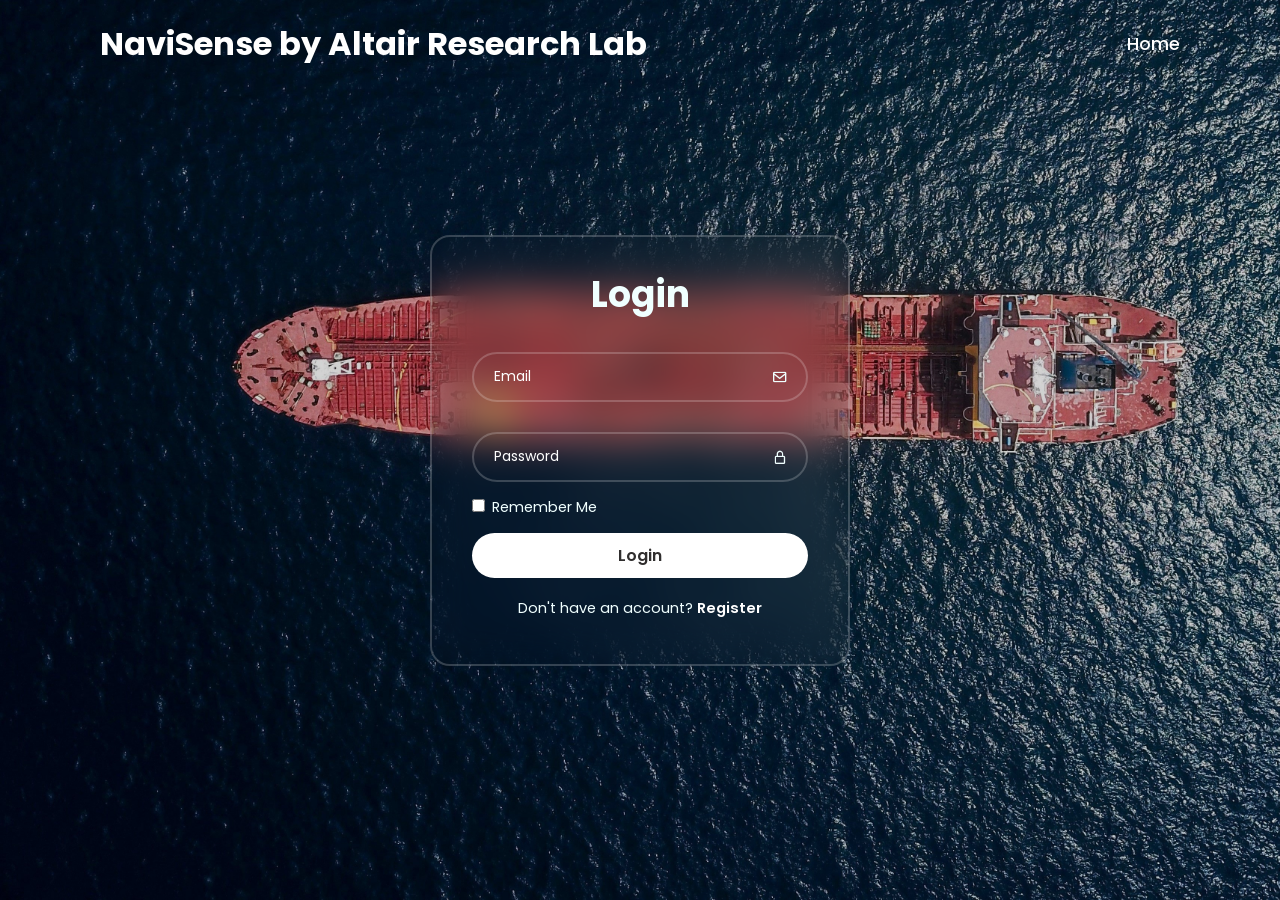
<file: public/index.html>
<!DOCTYPE html>
<html>
<head>
<meta charset="UTF-8">
<meta name="viewport" content="width=device-width, initial-scale=1">
<title>NaviSense</title>
<link rel="icon" href="AltairLogo2.jpg" type="image/x-icon">
<link href='https://unpkg.com/boxicons@2.1.4/css/boxicons.min.css' rel='stylesheet'>
<link rel="stylesheet" href="style.css">
<script src="config.js"></script>
</head>

<body>

    <header>
        <h2 class="logo">NaviSense by Altair Research Lab</h2>
        <nav class="navigation">
            <a href="index.html">Home</a>
        </nav>
    </header>



    <div class="wrapper">

        <!-- <span class="icon-close">
            <i class='bx bxs-x-circle' ></i>
        </span> -->

        <div class="form-box login">
            <form action="#">
                <h1>Login</h1>
    
                <div class="input-box">
                    <input type="email" id="email" autocomplete="off" placeholder="Email" required>
                    <i class='bx bx-envelope'></i>
                </div>
    
                <div class="input-box">
                    <input type="password" id="password" autocomplete="off" placeholder="Password" required>
                    <i class='bx bx-lock-alt'></i>
                </div>
    
                <div class="remember-forgot">
                    <label>
                        <input type="checkbox"> Remember Me
                    </label>
                </div>
    
                <button type="submit" id="btnLogin" class="btn-login">Login</button>
    
                <div class="register-link">
                    <p>Don't have an account? <a href="register.html">Register</a></p>
                </div>
        </div>
       </form>
    </div>




    <script src="script.js"></script>
</body>



</html>
</file>
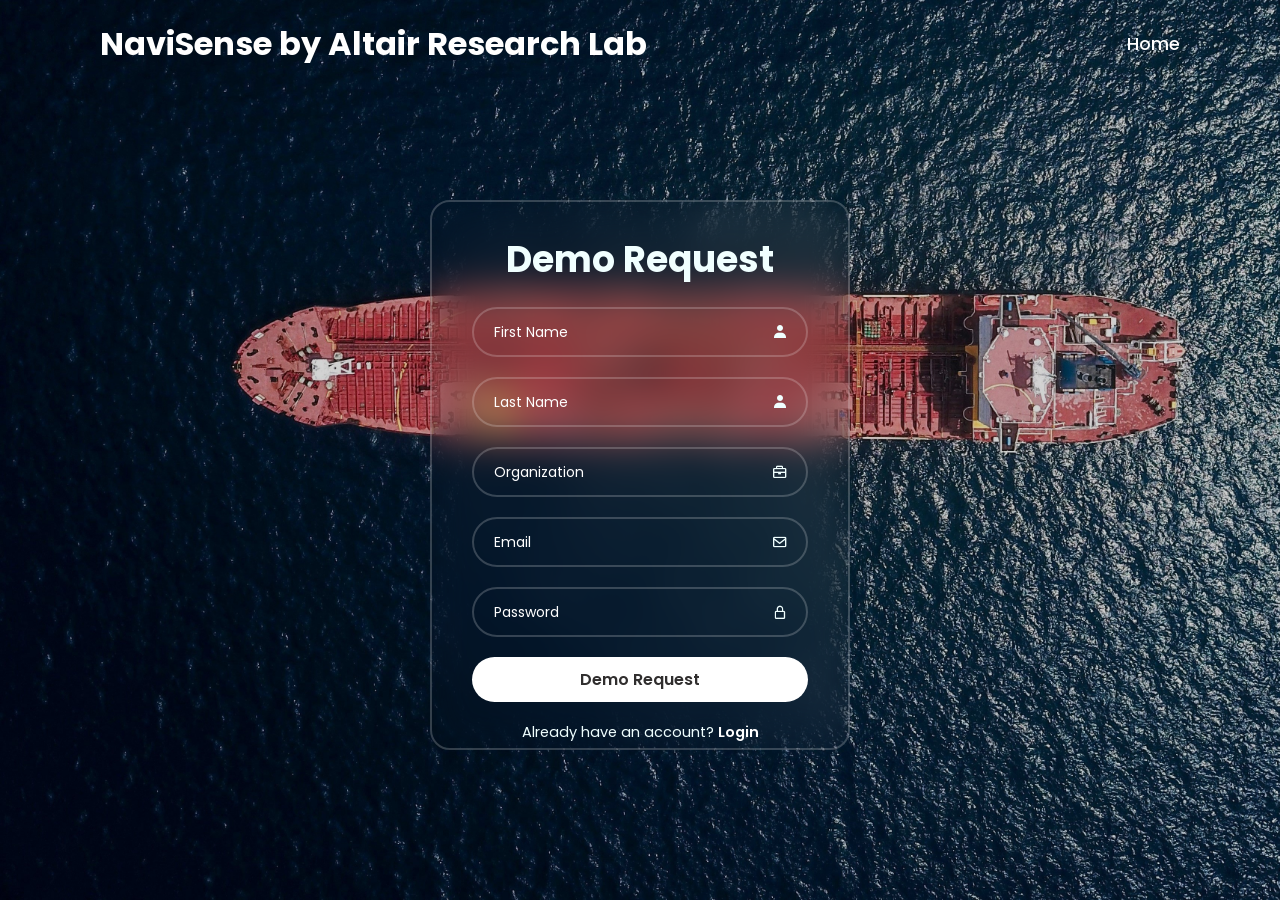
<file: public/register.html>
<!DOCTYPE html>
<html>
<head>
<meta charset="UTF-8">
<meta name="viewport" content="width=device-width, initial-scale=1">
<title>NaviSense</title>
<link rel="icon" href="AltairLogo2.jpg" type="image/x-icon">
<link href='https://unpkg.com/boxicons@2.1.4/css/boxicons.min.css' rel='stylesheet'>
<script src="config.js"></script>
<link rel="stylesheet" href="style.css">
</head>

<body>

<header>
    <h2 class="logo">NaviSense by Altair Research Lab</h2>
    <nav class="navigation">
        <a href="index.html">Home</a>
    </nav>
</header>

<div class="wrapper2">
    <div class="form-box login">
        <form id="demoForm">
            <h1><b>Demo Request</b></h1>
            
            <div class="input-box">
                <input type="text" id="firstname" placeholder="First Name" required>
                <i class='bx bxs-user'></i>
            </div>

            <div class="input-box">
                <input type="text" id="lastname" placeholder="Last Name" required>
                <i class='bx bxs-user'></i>
            </div>

            <div class="input-box">
                <input type="text" id="organization" placeholder="Organization" required>
                <i class='bx bx-briefcase'></i>
            </div>

            <div class="input-box">
                <input type="email" id="email" placeholder="Email" required>
                <i class='bx bx-envelope'></i>
            </div>

            <div class="input-box">
                <input type="password" id="password" placeholder="Password" required>
                <i class='bx bx-lock-alt'></i>
            </div>

            <button type="submit" class="btn-login">Demo Request</button>

            <div class="register-link">
                <p>Already have an account? <a href="index.html">Login</a></p>
            </div>
        </form>
    </div>
</div>

<script>
document.getElementById('demoForm').addEventListener('submit', async function(e) {
    e.preventDefault(); // Prevent form default submit

    const data = {
        first_name: document.getElementById('firstname').value,
        last_name: document.getElementById('lastname').value,
        organization: document.getElementById('organization').value,
        email: document.getElementById('email').value,
        password: document.getElementById('password').value
    };

    try {
        const response = await fetch(API_BASE + '/demo-request', {
            method: 'POST',
            headers: {
                'Content-Type': 'application/json'
            },
            body: JSON.stringify(data)
        });

        const result = await response.json();

        if (result.status === 'success') {
            alert('Demo request submitted successfully!');
            // Optionally redirect or reset form
            document.getElementById('demoForm').reset();
        } else {
            alert('Failed to submit demo request. Please try again.');
        }
    } catch (error) {
        console.error('Error submitting demo request:', error);
        alert('Error submitting demo request.');
    }
});
</script>

</body>
</html>
</file>
<file: public/style.css>
@import url("https://fonts.googleapis.com/css2?family=Poppins:wght@300;400;500;600;700;800;900&displayswap");

 *{
    margin: 0;
    padding: 0;
    box-sizing: border-box;
    font-family: "Poppins", sans-serif;
 }

 header {
   position: fixed;
   top: 0;
   left: 0;
   width: 100%;
   padding:20px 100px;
   display: flex;
   justify-content: space-between;
   align-items: center;
   z-index: 99;
 }
 
 .logo{
   font-size: 2em;
   color: white;
   user-select: none;
 }

 .navigation a{
   position: relative;
   font-size: 1.1em;
   color: white;
   text-decoration: none;
   font-weight: 500;
   margin-left: 40px;
 }

 .navigation a::after {
   content: '';
   position: absolute;
   left: 0;
   bottom: -6px;
   width: 100%;
   height: 3px;
   background: white;
   border-radius: 5px;
   transform: scaleX(0);
   transform-origin: right;
   transition: transform .5s;

 }

 .navigation a:hover::after {
   transform-origin: left;
   transform: scaleX(1);
 }

 .navigation .btnlogin-popup{
   width: 130px;
   height: 50px;
   background: transparent;
   border: 2px solid white;
   outline: none;
   border-radius: 6px;
   cursor: pointer;
   font-size: 500;
   margin-left: 40px;
   transition: .5s;
   color: white;
 }

 .navigation .btnlogin-popup:hover {
   background: white;
   color: black;
 }

  .navigation .btnregister-popup{
   width: 130px;
   height: 50px;
   background: transparent;
   border: 2px solid white;
   outline: none;
   border-radius: 6px;
   cursor: pointer;
   font-size: 500;
   margin-left: 40px;
   transition: .5s;
   color: white;
 }

 .navigation .btnregister-popup:hover {
   background: white;
   color: black;
 }

 body {
    display: flex;
    justify-content: center;
    align-items: center;
    min-height: 100vh;
    background: url('img6.jpg') no-repeat;
    background-size: cover;
 }
 
 .wrapper {
    width: 420px;
    background: transparent;
    border: 2px solid rgba(255, 255, 255, .2);
    backdrop-filter: blur(20px);
    color: azure;
    border-radius: 20px;
    padding: 30px 40px;
 }

 .wrapper .icon-close{
   position: absolute;
   top: 0;
   right: 0;
   width: 45px;
   height: 45px;
   background: transparent ;
   font-size: 2em;
   color: white;
   display: flex;
   justify-content: center;
   align-items: center;
   cursor: pointer;
   z-index: 1;

 }

 .wrapper h1{
    font-size: 36px;
    text-align: center;
 }

 .wrapper .input-box {
    position: relative;
    width: 100%;
    height: 50px;
    margin: 30px 0;
 }

 

 .input-box input {
    width: 100%;
    height: 100%;
    background: transparent;
    border: none;
    outline: none;
    border: 2px solid rgba(255, 255, 255, .2);
    border-radius: 40px;
    font-size: 14px;
    color: white;
    padding: 20px 45px 20px 20px;
 }

 .input-box input::placeholder{
    color: white;
 }

 .input-box i{
    position: absolute;
    right: 20px;
    top: 50%;
    transform: translateY(-50%);
    font-size: 16px;
 }

 .wrapper .remember-forgot {
    display: flex;
    justify-content: space-between;
    font-size: 14.5px;
    margin: -15px 0 15px;
 }

 .remember-forgot label input{
    accent-color: white;
    margin-right: 3px;

 }

 .remember-forgot a {
    color: white;
    text-decoration: none;
 }

 .remember-forgot a:hover{
    text-decoration: underline;
 }

 .wrapper .btn-login {
    width: 100%;
    height: 45px;
    background: white;
    border: none;
    outline: none;
    border-radius: 40px;
    cursor:pointer;
    font-size: 16px;
    color: rgb(48, 46, 46);
    font-weight: 600;
 }

 .wrapper .register-link{
    font-size: 14.5px;
    text-align: center;
    margin: 20px 0 15px;
 }

 .register-link p a {
    color: white;
    text-decoration: none;
    font-weight: 600;
 }

 .register-link p a:hover{
    text-decoration: underline;
 }



.wrapper2 {
   width: 420px;
   height: 550px;
   background: transparent;
   border: 2px solid rgba(255, 255, 255, .2);
   backdrop-filter: blur(20px);
   color: azure;
   border-radius: 20px;
   padding: 30px 40px;
   margin-left: 10px;
   margin-right: 10px;
   margin-top: 50px;
}

.wrapper2 .icon-close{
  position: absolute;
  top: 0;
  right: 0;
  width: 45px;
  height: 45px;
  background: transparent ;
  font-size: 2em;
  color: white;
  display: flex;
  justify-content: center;
  align-items: center;
  cursor: pointer;
  z-index: 1;

}

.wrapper2 h1{
   text-align: center;
   font-family: 'Outfit', sans-serif;
   font-size: 36px; /* Adjust the font size as needed */
   font-weight: 500;
}

.wrapper2 .input-box {
   position: relative;
   width: 100%;
   height: 50px;
   margin: 20px 0;
   
}

.wrapper2 .remember-forgot {
   display: flex;
   justify-content: space-between;
   font-size: 14.5px;
   margin: -15px 0 15px;
}

.wrapper2 .btn-login {
   width: 100%;
   height: 45px;
   background: white;
   border: none;
   outline: none;
   border-radius: 40px;
   cursor:pointer;
   font-size: 16px;
   color: rgb(48, 46, 46);
   font-weight: 600;
}

.wrapper2 .register-link{
   font-size: 14.5px;
   text-align: center;
   margin: 20px 0 15px;
}
</file>
